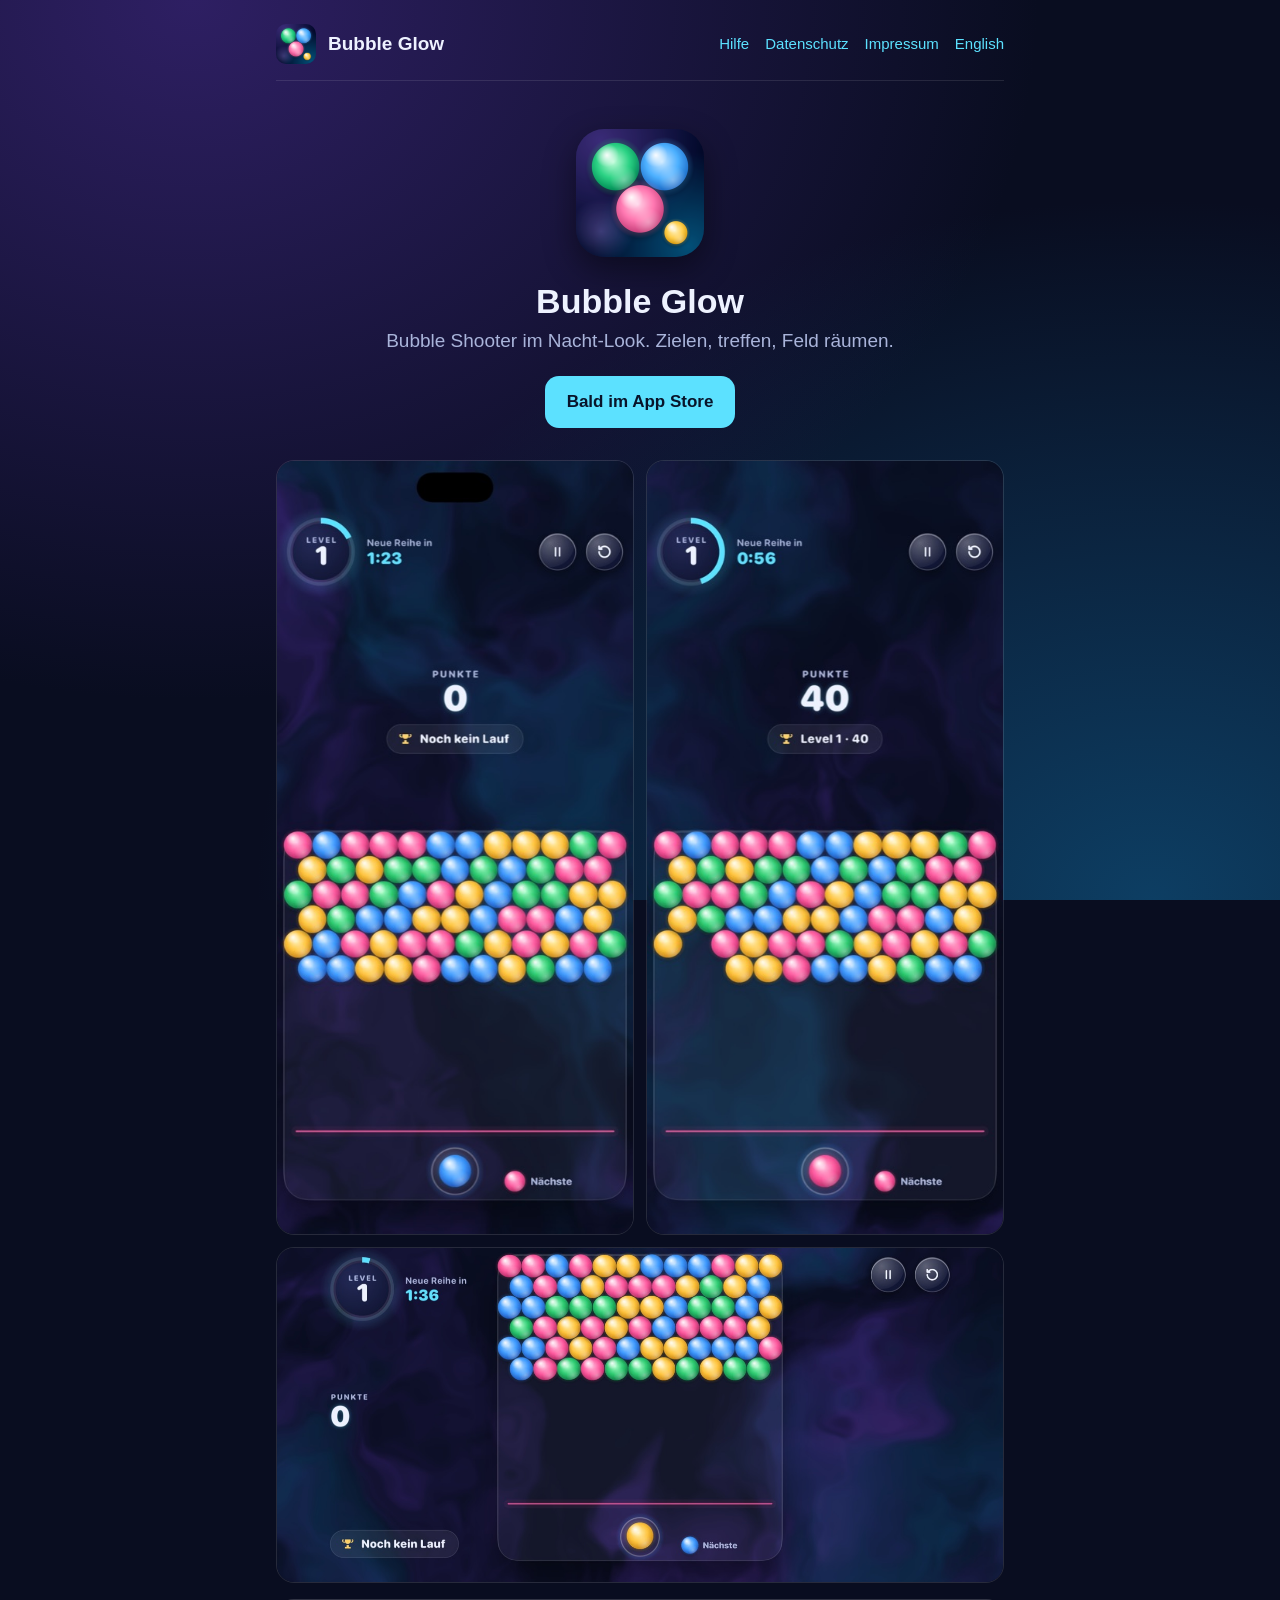
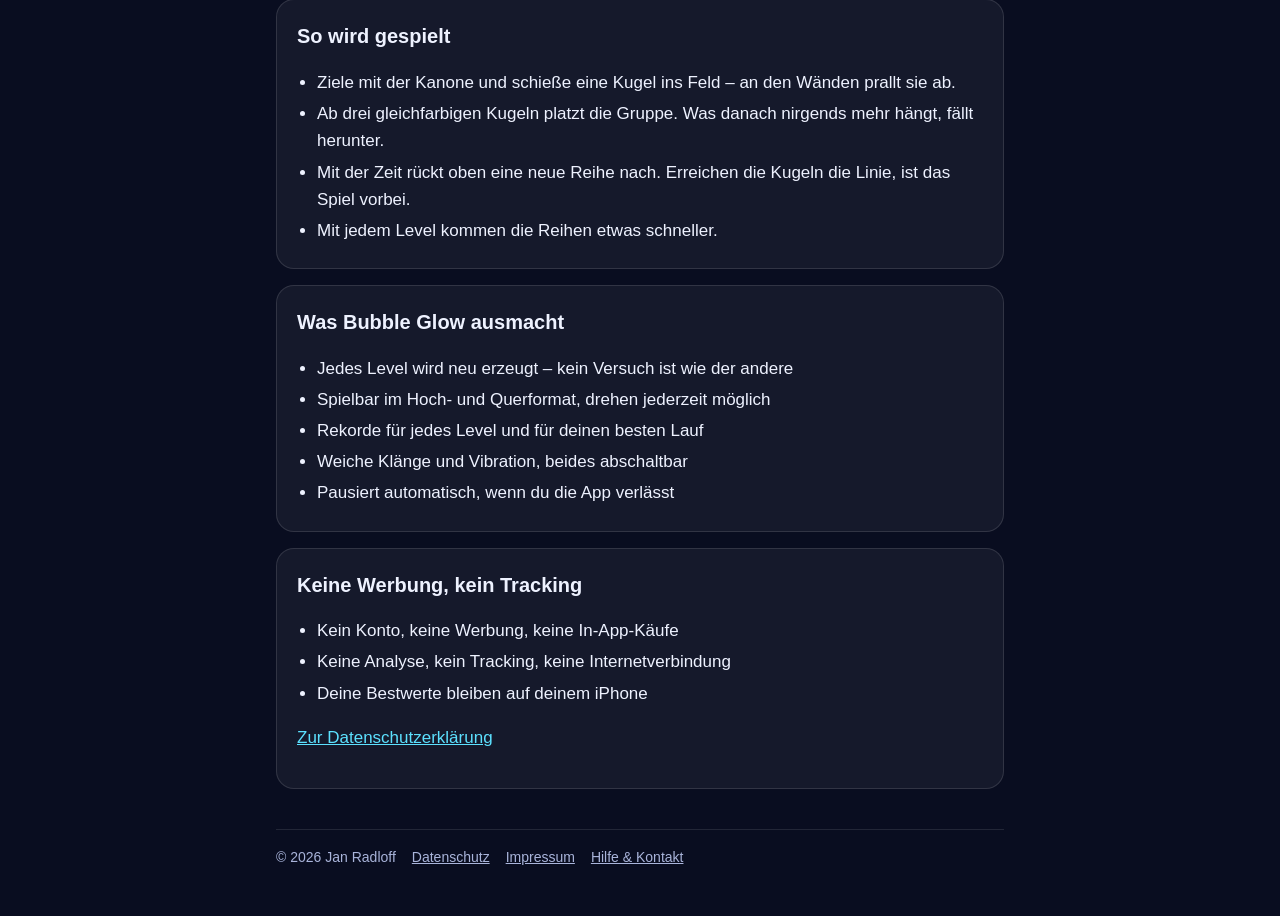
<file: index.html>
<!doctype html>
<html lang="de">
<head>
<meta charset="utf-8">
<meta name="viewport" content="width=device-width, initial-scale=1">
<title>Bubble Glow – Bubble Shooter</title>
<meta name="description" content="Bubble Glow ist ein Bubble Shooter für das iPhone in elegantem Nacht-Look: zielen, treffen, Feld räumen – ohne Werbung, ohne Tracking, ohne Datenerhebung.">
<meta name="theme-color" content="#090d20">
<link rel="icon" href="favicon.png">
<link rel="apple-touch-icon" href="apple-touch-icon.png">
<link rel="stylesheet" href="style.css">
<link rel="alternate" hreflang="de" href="https://the404avenger.github.io/Bubble-Glow-Bubble-Shooter/index.html">
<link rel="alternate" hreflang="en" href="https://the404avenger.github.io/Bubble-Glow-Bubble-Shooter/en/index.html">
</head>
<body>
<div class="wrap">
<header class="top">
  <a class="home" href="index.html"><img src="icon.png" alt="">Bubble Glow</a>
  <nav>
    <a href="support.html">Hilfe</a>
    <a href="datenschutz.html">Datenschutz</a>
    <a href="impressum.html">Impressum</a>
    <a href="en/index.html" lang="en" hreflang="en">English</a>
  </nav>
</header>
<main>
<section class="hero">
  <img src="icon.png" alt="App-Symbol von Bubble Glow: drei leuchtende Kugeln in Grün, Blau und Pink">
  <h1>Bubble Glow</h1>
  <p class="claim">Bubble Shooter im Nacht-Look. Zielen, treffen, Feld räumen.</p>
  <!-- Link zum App Store ergänzen, sobald die App veröffentlicht ist -->
  <a class="badge" href="#">Bald im App Store</a>
</section>

<div class="shots">
  <img src="img/01-hochformat-start.jpg" alt="Spielfeld im Hochformat mit sechs Reihen bunter Kugeln, Level-Anzeige und Kanone" loading="lazy">
  <img src="img/02-hochformat-spiel.jpg" alt="Laufendes Spiel im Hochformat mit 40 Punkten" loading="lazy">
  <img class="wide" src="img/03-querformat.jpg" alt="Spielfeld im Querformat, Anzeigen links und rechts neben dem Feld" loading="lazy">
</div>

<div class="card">
  <h2>So wird gespielt</h2>
  <ul class="points">
    <li>Ziele mit der Kanone und schieße eine Kugel ins Feld – an den Wänden prallt sie ab.</li>
    <li>Ab drei gleichfarbigen Kugeln platzt die Gruppe. Was danach nirgends mehr hängt, fällt herunter.</li>
    <li>Mit der Zeit rückt oben eine neue Reihe nach. Erreichen die Kugeln die Linie, ist das Spiel vorbei.</li>
    <li>Mit jedem Level kommen die Reihen etwas schneller.</li>
  </ul>
</div>

<div class="card">
  <h2>Was Bubble Glow ausmacht</h2>
  <ul class="points">
    <li>Jedes Level wird neu erzeugt – kein Versuch ist wie der andere</li>
    <li>Spielbar im Hoch- und Querformat, drehen jederzeit möglich</li>
    <li>Rekorde für jedes Level und für deinen besten Lauf</li>
    <li>Weiche Klänge und Vibration, beides abschaltbar</li>
    <li>Pausiert automatisch, wenn du die App verlässt</li>
  </ul>
</div>

<div class="card">
  <h2>Keine Werbung, kein Tracking</h2>
  <ul class="points">
    <li>Kein Konto, keine Werbung, keine In-App-Käufe</li>
    <li>Keine Analyse, kein Tracking, keine Internetverbindung</li>
    <li>Deine Bestwerte bleiben auf deinem iPhone</li>
  </ul>
  <p><a href="datenschutz.html">Zur Datenschutzerklärung</a></p>
</div>
</main>
<footer>
  <span>© 2026 Jan Radloff</span>
  <a href="datenschutz.html">Datenschutz</a>
  <a href="impressum.html">Impressum</a>
  <a href="support.html">Hilfe &amp; Kontakt</a>
</footer>
</div>
</body>
</html>
</file>
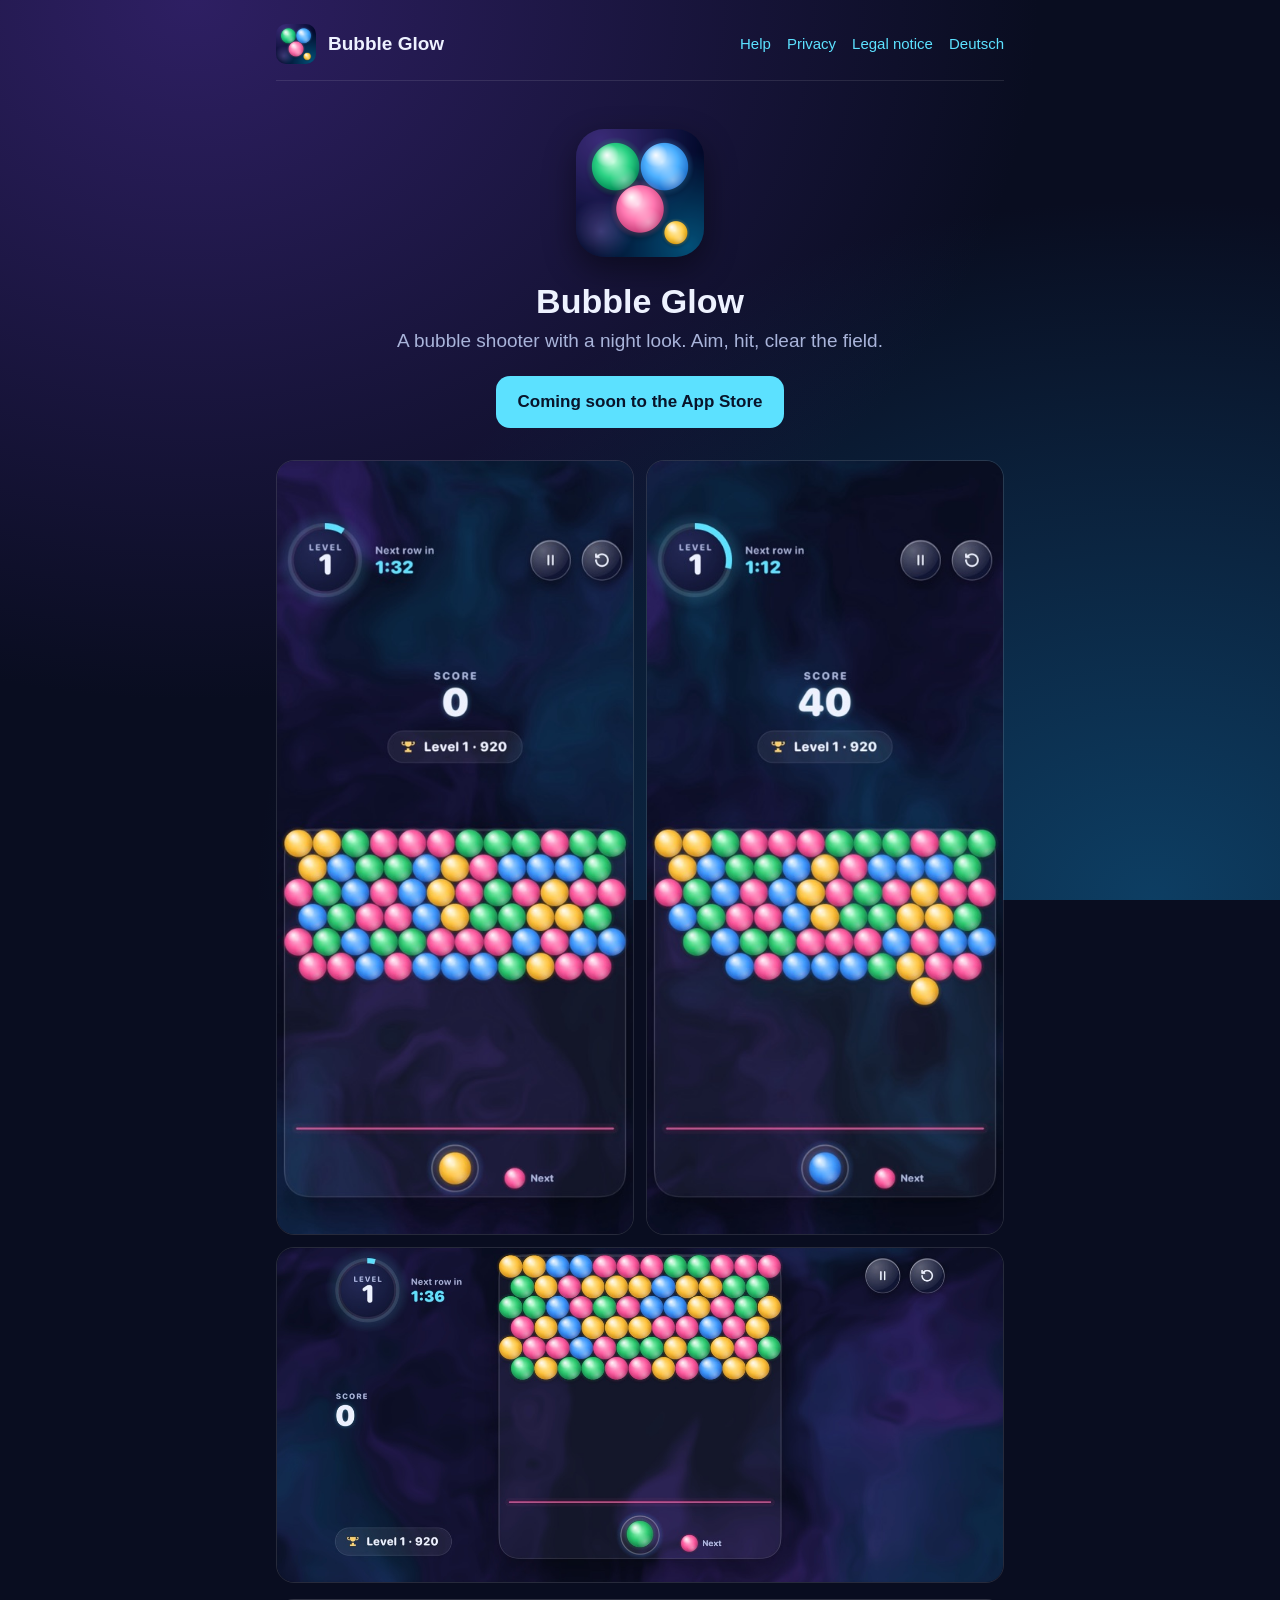
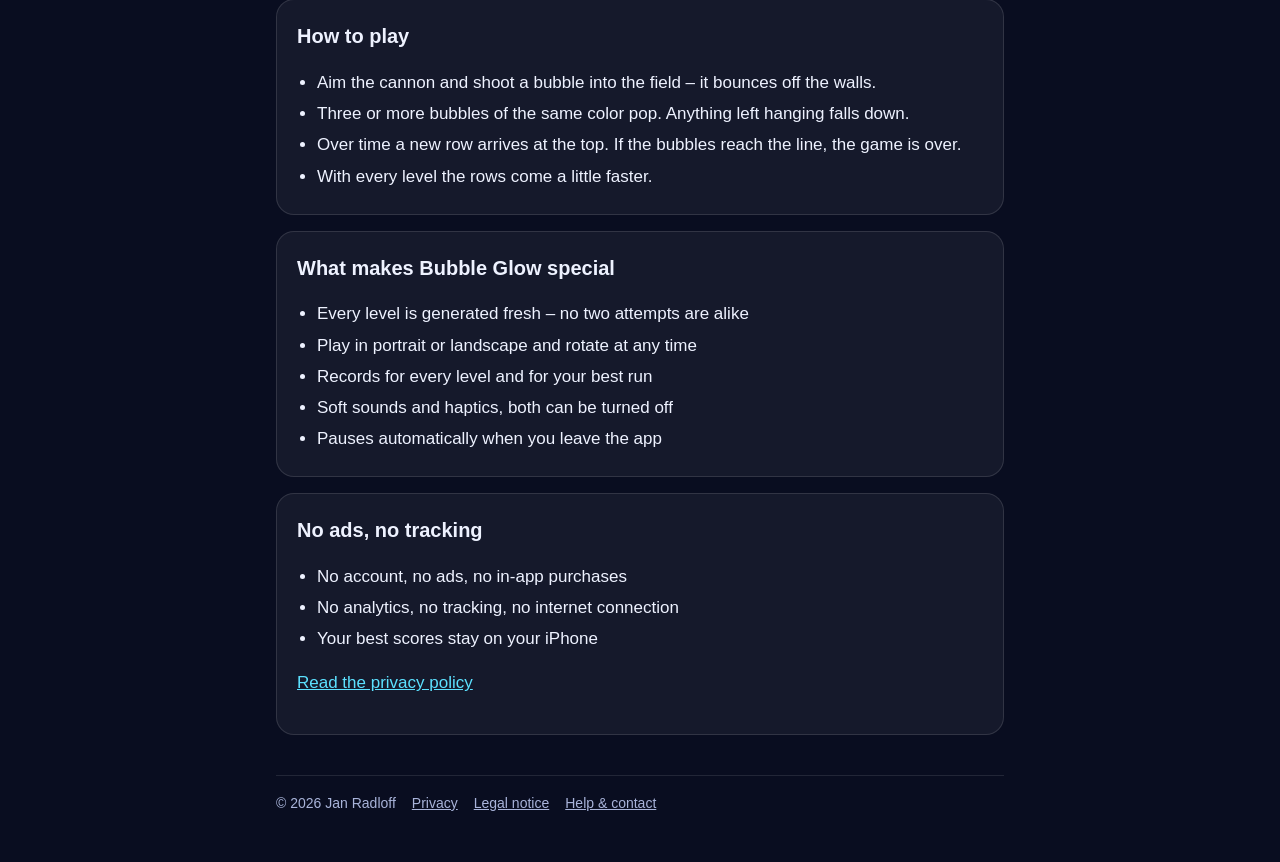
<file: en/index.html>
<!doctype html>
<html lang="en">
<head>
<meta charset="utf-8">
<meta name="viewport" content="width=device-width, initial-scale=1">
<title>Bubble Glow – Bubble Shooter</title>
<meta name="description" content="Bubble Glow is a bubble shooter for iPhone with an elegant night look: aim, hit, clear the field – no ads, no tracking, no data collection.">
<meta name="theme-color" content="#090d20">
<link rel="icon" href="../favicon.png">
<link rel="apple-touch-icon" href="../apple-touch-icon.png">
<link rel="stylesheet" href="../style.css">
<link rel="alternate" hreflang="de" href="https://the404avenger.github.io/Bubble-Glow-Bubble-Shooter/index.html">
<link rel="alternate" hreflang="en" href="https://the404avenger.github.io/Bubble-Glow-Bubble-Shooter/en/index.html">
</head>
<body>
<div class="wrap">
<header class="top">
  <a class="home" href="index.html"><img src="../icon.png" alt="">Bubble Glow</a>
  <nav>
    <a href="support.html">Help</a>
    <a href="privacy.html">Privacy</a>
    <a href="imprint.html">Legal notice</a>
    <a href="../index.html" lang="de" hreflang="de">Deutsch</a>
  </nav>
</header>
<main>
<section class="hero">
  <img src="../icon.png" alt="Bubble Glow app icon: three glowing bubbles in green, blue and pink">
  <h1>Bubble Glow</h1>
  <p class="claim">A bubble shooter with a night look. Aim, hit, clear the field.</p>
  <!-- Add the App Store link once the app is released -->
  <a class="badge" href="#">Coming soon to the App Store</a>
</section>

<div class="shots">
  <img src="../img/en/01-portrait-start.jpg" alt="Game field in portrait with six rows of colorful bubbles, level ring and cannon" loading="lazy">
  <img src="../img/en/02-portrait-game.jpg" alt="Game in progress in portrait with a score of 40" loading="lazy">
  <img class="wide" src="../img/en/03-landscape.jpg" alt="Game field in landscape with the displays to the left and right of the field" loading="lazy">
</div>

<div class="card">
  <h2>How to play</h2>
  <ul class="points">
    <li>Aim the cannon and shoot a bubble into the field – it bounces off the walls.</li>
    <li>Three or more bubbles of the same color pop. Anything left hanging falls down.</li>
    <li>Over time a new row arrives at the top. If the bubbles reach the line, the game is over.</li>
    <li>With every level the rows come a little faster.</li>
  </ul>
</div>

<div class="card">
  <h2>What makes Bubble Glow special</h2>
  <ul class="points">
    <li>Every level is generated fresh – no two attempts are alike</li>
    <li>Play in portrait or landscape and rotate at any time</li>
    <li>Records for every level and for your best run</li>
    <li>Soft sounds and haptics, both can be turned off</li>
    <li>Pauses automatically when you leave the app</li>
  </ul>
</div>

<div class="card">
  <h2>No ads, no tracking</h2>
  <ul class="points">
    <li>No account, no ads, no in-app purchases</li>
    <li>No analytics, no tracking, no internet connection</li>
    <li>Your best scores stay on your iPhone</li>
  </ul>
  <p><a href="privacy.html">Read the privacy policy</a></p>
</div>
</main>
<footer>
  <span>© 2026 Jan Radloff</span>
  <a href="privacy.html">Privacy</a>
  <a href="imprint.html">Legal notice</a>
  <a href="support.html">Help &amp; contact</a>
</footer>
</div>
</body>
</html>
</file>
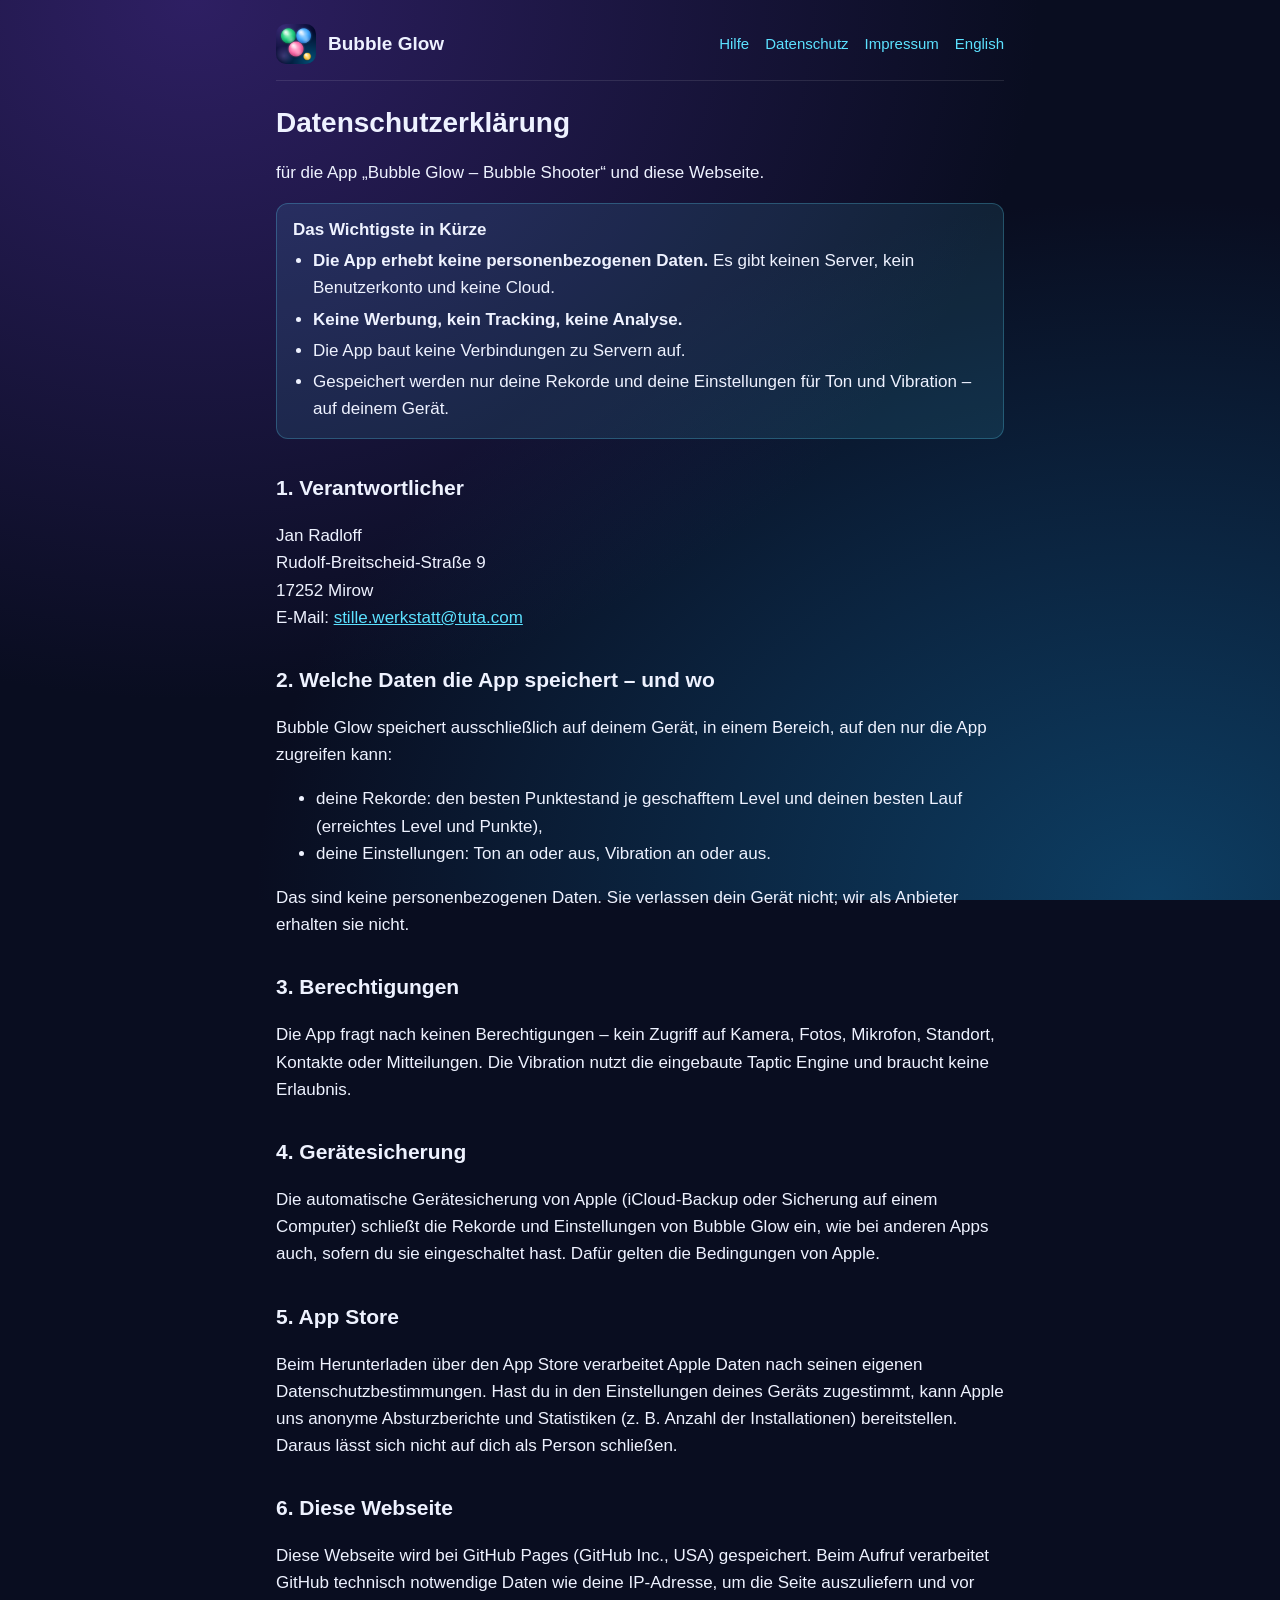
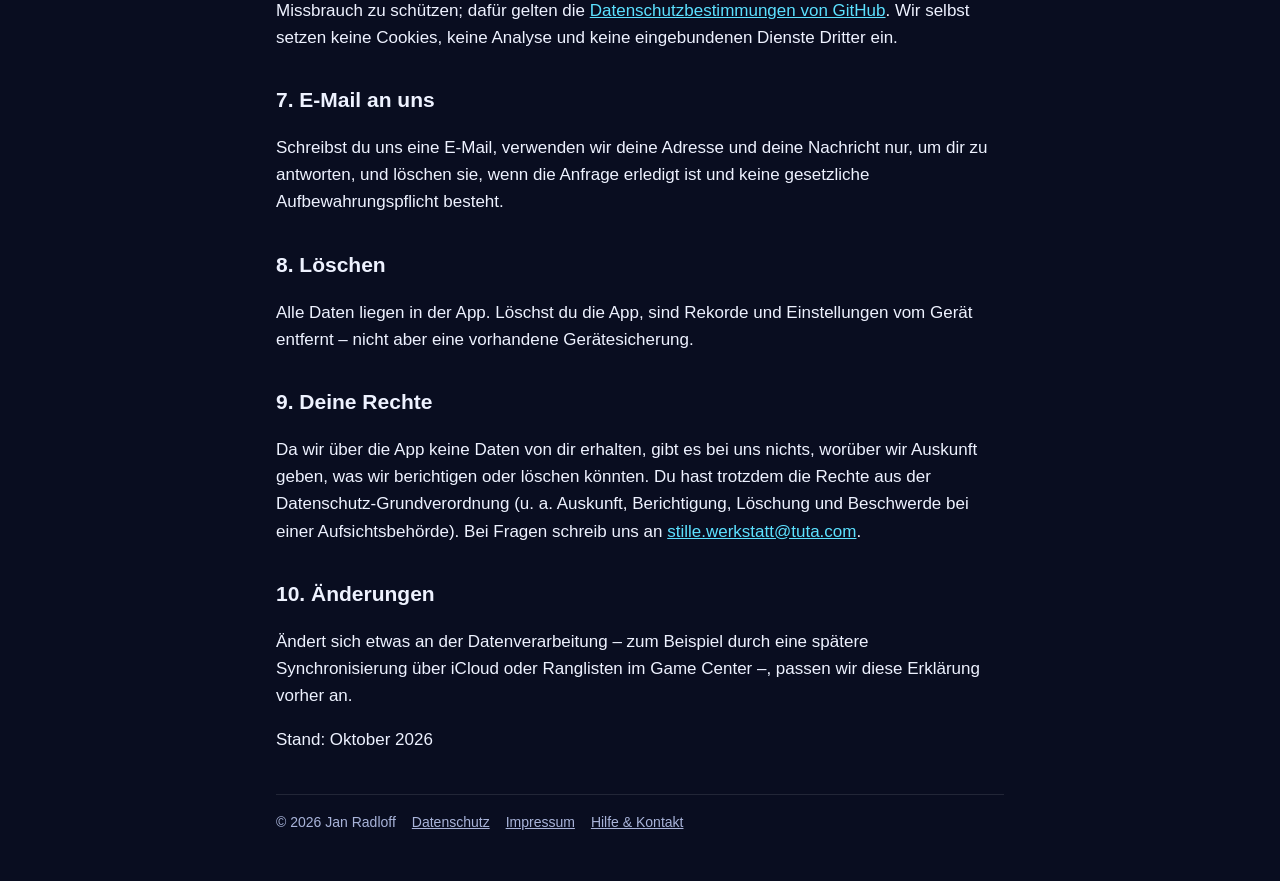
<file: datenschutz.html>
<!doctype html>
<html lang="de">
<head>
<meta charset="utf-8">
<meta name="viewport" content="width=device-width, initial-scale=1">
<title>Datenschutz – Bubble Glow</title>
<meta name="description" content="Datenschutzerklärung für die App „Bubble Glow – Bubble Shooter“ und diese Webseite.">
<meta name="theme-color" content="#090d20">
<link rel="icon" href="favicon.png">
<link rel="apple-touch-icon" href="apple-touch-icon.png">
<link rel="stylesheet" href="style.css">
<link rel="alternate" hreflang="de" href="https://the404avenger.github.io/Bubble-Glow-Bubble-Shooter/datenschutz.html">
<link rel="alternate" hreflang="en" href="https://the404avenger.github.io/Bubble-Glow-Bubble-Shooter/en/privacy.html">
</head>
<body>
<div class="wrap">
<header class="top">
  <a class="home" href="index.html"><img src="icon.png" alt="">Bubble Glow</a>
  <nav>
    <a href="support.html">Hilfe</a>
    <a href="datenschutz.html">Datenschutz</a>
    <a href="impressum.html">Impressum</a>
    <a href="en/privacy.html" lang="en" hreflang="en">English</a>
  </nav>
</header>
<main>
<h1>Datenschutzerklärung</h1>
<p>für die App „Bubble Glow – Bubble Shooter“ und diese Webseite.</p>

<div class="note">
<strong>Das Wichtigste in Kürze</strong>
<ul class="points">
  <li><strong>Die App erhebt keine personenbezogenen Daten.</strong> Es gibt keinen Server, kein Benutzerkonto und keine Cloud.</li>
  <li><strong>Keine Werbung, kein Tracking, keine Analyse.</strong></li>
  <li>Die App baut keine Verbindungen zu Servern auf.</li>
  <li>Gespeichert werden nur deine Rekorde und deine Einstellungen für Ton und Vibration – auf deinem Gerät.</li>
</ul>
</div>

<h2>1. Verantwortlicher</h2>
<p>Jan Radloff<br>Rudolf-Breitscheid-Straße 9<br>17252 Mirow<br>E-Mail: <a href="mailto:stille.werkstatt@tuta.com">stille.werkstatt@tuta.com</a></p>

<h2>2. Welche Daten die App speichert – und wo</h2>
<p>Bubble Glow speichert ausschließlich auf deinem Gerät, in einem Bereich, auf den nur die App zugreifen kann:</p>
<ul>
  <li>deine Rekorde: den besten Punktestand je geschafftem Level und deinen besten Lauf (erreichtes Level und Punkte),</li>
  <li>deine Einstellungen: Ton an oder aus, Vibration an oder aus.</li>
</ul>
<p>Das sind keine personenbezogenen Daten. Sie verlassen dein Gerät nicht; wir als Anbieter erhalten sie nicht.</p>

<h2>3. Berechtigungen</h2>
<p>Die App fragt nach keinen Berechtigungen – kein Zugriff auf Kamera, Fotos, Mikrofon, Standort, Kontakte oder Mitteilungen. Die Vibration nutzt die eingebaute Taptic Engine und braucht keine Erlaubnis.</p>

<h2>4. Gerätesicherung</h2>
<p>Die automatische Gerätesicherung von Apple (iCloud-Backup oder Sicherung auf einem Computer) schließt die Rekorde und Einstellungen von Bubble Glow ein, wie bei anderen Apps auch, sofern du sie eingeschaltet hast. Dafür gelten die Bedingungen von Apple.</p>

<h2>5. App Store</h2>
<p>Beim Herunterladen über den App Store verarbeitet Apple Daten nach seinen eigenen Datenschutzbestimmungen. Hast du in den Einstellungen deines Geräts zugestimmt, kann Apple uns anonyme Absturzberichte und Statistiken (z. B. Anzahl der Installationen) bereitstellen. Daraus lässt sich nicht auf dich als Person schließen.</p>

<h2>6. Diese Webseite</h2>
<p>Diese Webseite wird bei GitHub Pages (GitHub Inc., USA) gespeichert. Beim Aufruf verarbeitet GitHub technisch notwendige Daten wie deine IP-Adresse, um die Seite auszuliefern und vor Missbrauch zu schützen; dafür gelten die <a href="https://docs.github.com/de/site-policy/privacy-policies/github-general-privacy-statement">Datenschutzbestimmungen von GitHub</a>. Wir selbst setzen keine Cookies, keine Analyse und keine eingebundenen Dienste Dritter ein.</p>

<h2>7. E-Mail an uns</h2>
<p>Schreibst du uns eine E-Mail, verwenden wir deine Adresse und deine Nachricht nur, um dir zu antworten, und löschen sie, wenn die Anfrage erledigt ist und keine gesetzliche Aufbewahrungspflicht besteht.</p>

<h2>8. Löschen</h2>
<p>Alle Daten liegen in der App. Löschst du die App, sind Rekorde und Einstellungen vom Gerät entfernt – nicht aber eine vorhandene Gerätesicherung.</p>

<h2>9. Deine Rechte</h2>
<p>Da wir über die App keine Daten von dir erhalten, gibt es bei uns nichts, worüber wir Auskunft geben, was wir berichtigen oder löschen könnten. Du hast trotzdem die Rechte aus der Datenschutz-Grundverordnung (u. a. Auskunft, Berichtigung, Löschung und Beschwerde bei einer Aufsichtsbehörde). Bei Fragen schreib uns an <a href="mailto:stille.werkstatt@tuta.com">stille.werkstatt@tuta.com</a>.</p>

<h2>10. Änderungen</h2>
<p>Ändert sich etwas an der Datenverarbeitung – zum Beispiel durch eine spätere Synchronisierung über iCloud oder Ranglisten im Game Center –, passen wir diese Erklärung vorher an.</p>
<p>Stand: Oktober 2026</p>
</main>
<footer>
  <span>© 2026 Jan Radloff</span>
  <a href="datenschutz.html">Datenschutz</a>
  <a href="impressum.html">Impressum</a>
  <a href="support.html">Hilfe &amp; Kontakt</a>
</footer>
</div>
</body>
</html>
</file>
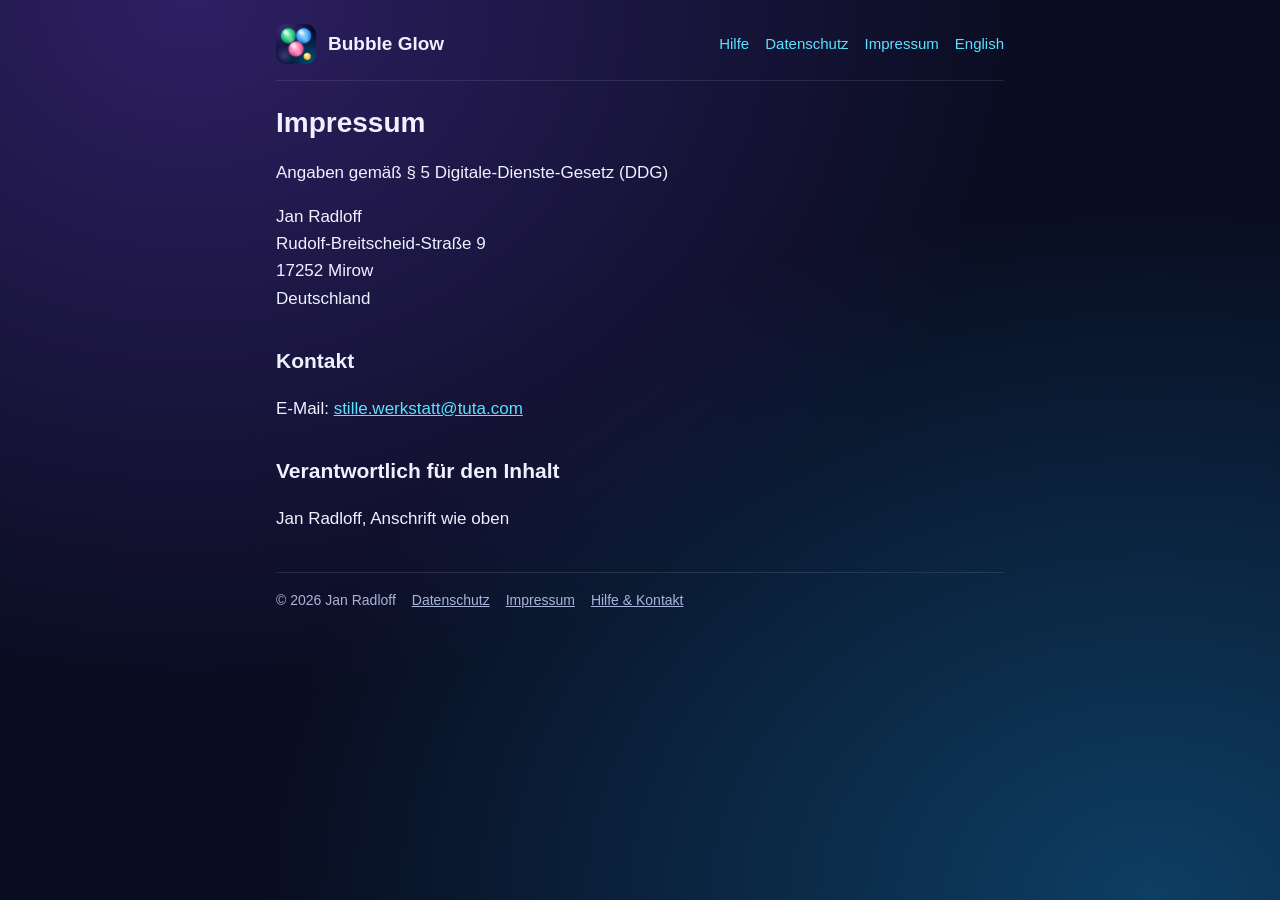
<file: impressum.html>
<!doctype html>
<html lang="de">
<head>
<meta charset="utf-8">
<meta name="viewport" content="width=device-width, initial-scale=1">
<title>Impressum – Bubble Glow</title>
<meta name="description" content="Impressum von Bubble Glow – Bubble Shooter.">
<meta name="theme-color" content="#090d20">
<link rel="icon" href="favicon.png">
<link rel="apple-touch-icon" href="apple-touch-icon.png">
<link rel="stylesheet" href="style.css">
<link rel="alternate" hreflang="de" href="https://the404avenger.github.io/Bubble-Glow-Bubble-Shooter/impressum.html">
<link rel="alternate" hreflang="en" href="https://the404avenger.github.io/Bubble-Glow-Bubble-Shooter/en/imprint.html">
</head>
<body>
<div class="wrap">
<header class="top">
  <a class="home" href="index.html"><img src="icon.png" alt="">Bubble Glow</a>
  <nav>
    <a href="support.html">Hilfe</a>
    <a href="datenschutz.html">Datenschutz</a>
    <a href="impressum.html">Impressum</a>
    <a href="en/imprint.html" lang="en" hreflang="en">English</a>
  </nav>
</header>
<main>
<h1>Impressum</h1>
<p>Angaben gemäß § 5 Digitale-Dienste-Gesetz (DDG)</p>
<p>Jan Radloff<br>Rudolf-Breitscheid-Straße 9<br>17252 Mirow<br>Deutschland</p>
<h2>Kontakt</h2>
<p>E-Mail: <a href="mailto:stille.werkstatt@tuta.com">stille.werkstatt@tuta.com</a></p>
<h2>Verantwortlich für den Inhalt</h2>
<p>Jan Radloff, Anschrift wie oben</p>
</main>
<footer>
  <span>© 2026 Jan Radloff</span>
  <a href="datenschutz.html">Datenschutz</a>
  <a href="impressum.html">Impressum</a>
  <a href="support.html">Hilfe &amp; Kontakt</a>
</footer>
</div>
</body>
</html>
</file>
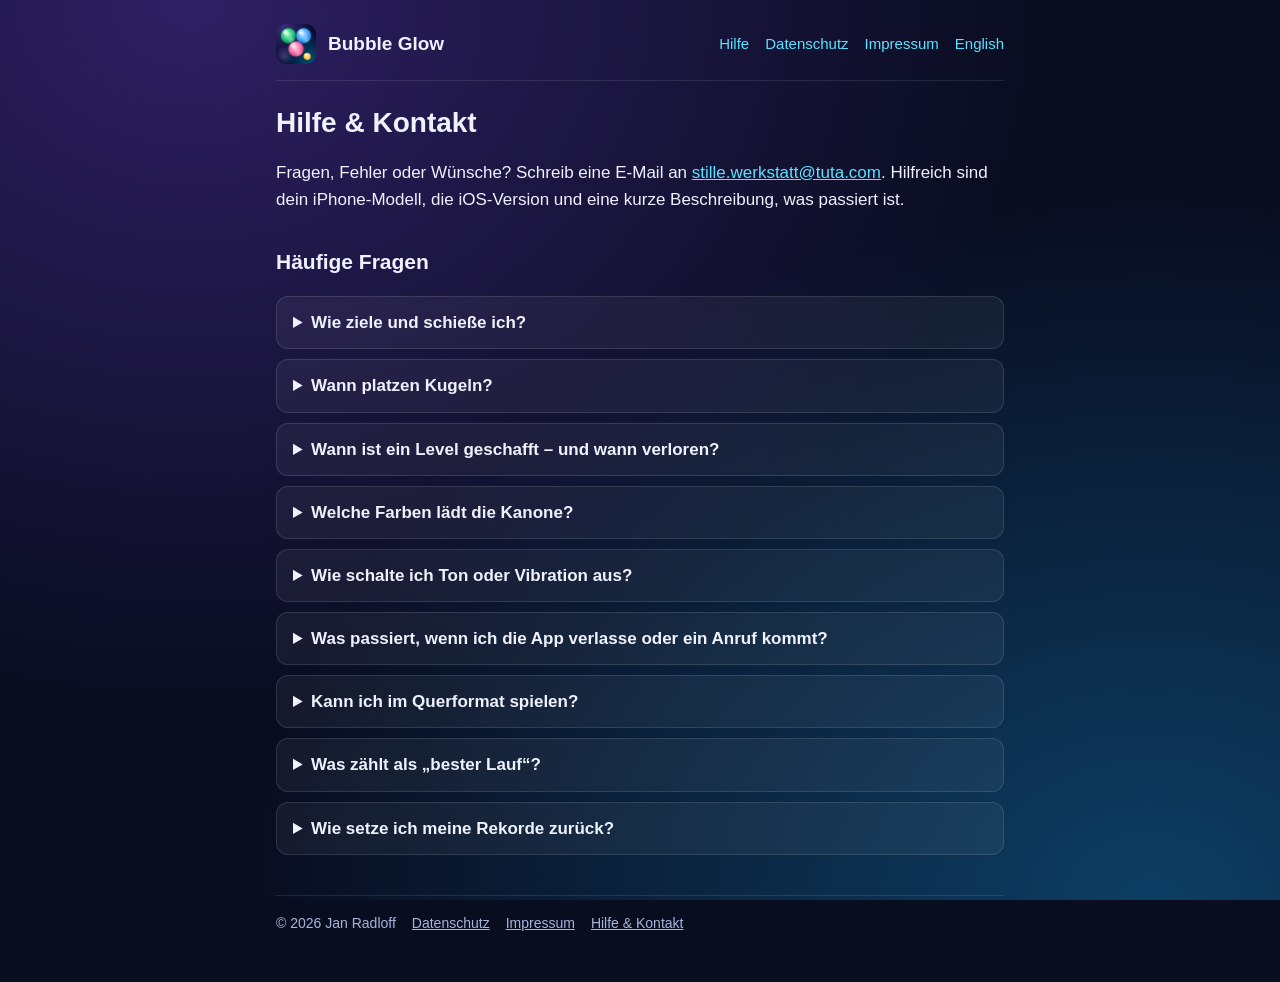
<file: support.html>
<!doctype html>
<html lang="de">
<head>
<meta charset="utf-8">
<meta name="viewport" content="width=device-width, initial-scale=1">
<title>Hilfe – Bubble Glow</title>
<meta name="description" content="Hilfe und Kontakt zu Bubble Glow – Bubble Shooter.">
<meta name="theme-color" content="#090d20">
<link rel="icon" href="favicon.png">
<link rel="apple-touch-icon" href="apple-touch-icon.png">
<link rel="stylesheet" href="style.css">
<link rel="alternate" hreflang="de" href="https://the404avenger.github.io/Bubble-Glow-Bubble-Shooter/support.html">
<link rel="alternate" hreflang="en" href="https://the404avenger.github.io/Bubble-Glow-Bubble-Shooter/en/support.html">
</head>
<body>
<div class="wrap">
<header class="top">
  <a class="home" href="index.html"><img src="icon.png" alt="">Bubble Glow</a>
  <nav>
    <a href="support.html">Hilfe</a>
    <a href="datenschutz.html">Datenschutz</a>
    <a href="impressum.html">Impressum</a>
    <a href="en/support.html" lang="en" hreflang="en">English</a>
  </nav>
</header>
<main>
<h1>Hilfe &amp; Kontakt</h1>
<p>Fragen, Fehler oder Wünsche? Schreib eine E-Mail an <a href="mailto:stille.werkstatt@tuta.com?subject=Bubble%20Glow">stille.werkstatt@tuta.com</a>. Hilfreich sind dein iPhone-Modell, die iOS-Version und eine kurze Beschreibung, was passiert ist.</p>

<h2>Häufige Fragen</h2>
<details><summary>Wie ziele und schieße ich?</summary>
<p>Tippe auf das Spielfeld oder zieh den Finger darüber – die gepunktete Linie zeigt, wohin die Kugel fliegt, auch mit Abprallen an den Wänden. Lässt du los, wird geschossen.</p></details>

<details><summary>Wann platzen Kugeln?</summary>
<p>Sobald mindestens drei gleichfarbige Kugeln zusammenhängen. Kugeln, die danach nicht mehr mit der Decke verbunden sind, fallen herunter und bringen Extrapunkte.</p></details>

<details><summary>Wann ist ein Level geschafft – und wann verloren?</summary>
<p>Geschafft ist es, wenn das Feld leer ist. Verloren hast du, wenn eine Kugel die pinke Linie erreicht. Der Ring um die Level-Zahl zeigt, wann die nächste Reihe nachrückt.</p></details>

<details><summary>Welche Farben lädt die Kanone?</summary>
<p>Nur Farben, die noch im Feld liegen. Rechts neben der Kanone siehst du die nächste Kugel.</p></details>

<details><summary>Wie schalte ich Ton oder Vibration aus?</summary>
<p>Tippe auf die Pause-Taste. In der Pause-Karte kannst du „Ton“ und „Vibration“ einzeln an- und ausschalten. Steht dein iPhone auf lautlos, ist das Spiel ebenfalls stumm.</p></details>

<details><summary>Was passiert, wenn ich die App verlasse oder ein Anruf kommt?</summary>
<p>Das Spiel pausiert automatisch. Wenn du zurückkommst, tippst du einfach zum Weiterspielen.</p></details>

<details><summary>Kann ich im Querformat spielen?</summary>
<p>Ja, beides geht und du kannst jederzeit drehen – auch mitten im Level. Das Spielfeld ist in beiden Ausrichtungen gleich groß, nur die Anzeigen ordnen sich anders an.</p></details>

<details><summary>Was zählt als „bester Lauf“?</summary>
<p>Ein Lauf beginnt in Level 1 und endet mit „Game Over“. Besser ist, wer weiter kommt; bei gleichem Level entscheiden die Punkte. Zusätzlich merkt sich das Spiel den besten Punktestand für jedes geschaffte Level.</p></details>

<details><summary>Wie setze ich meine Rekorde zurück?</summary>
<p>Rekorde und Einstellungen liegen nur auf deinem iPhone. Wenn du die App löschst und neu lädst, beginnst du wieder bei null.</p></details>
</main>
<footer>
  <span>© 2026 Jan Radloff</span>
  <a href="datenschutz.html">Datenschutz</a>
  <a href="impressum.html">Impressum</a>
  <a href="support.html">Hilfe &amp; Kontakt</a>
</footer>
</div>
</body>
</html>
</file>
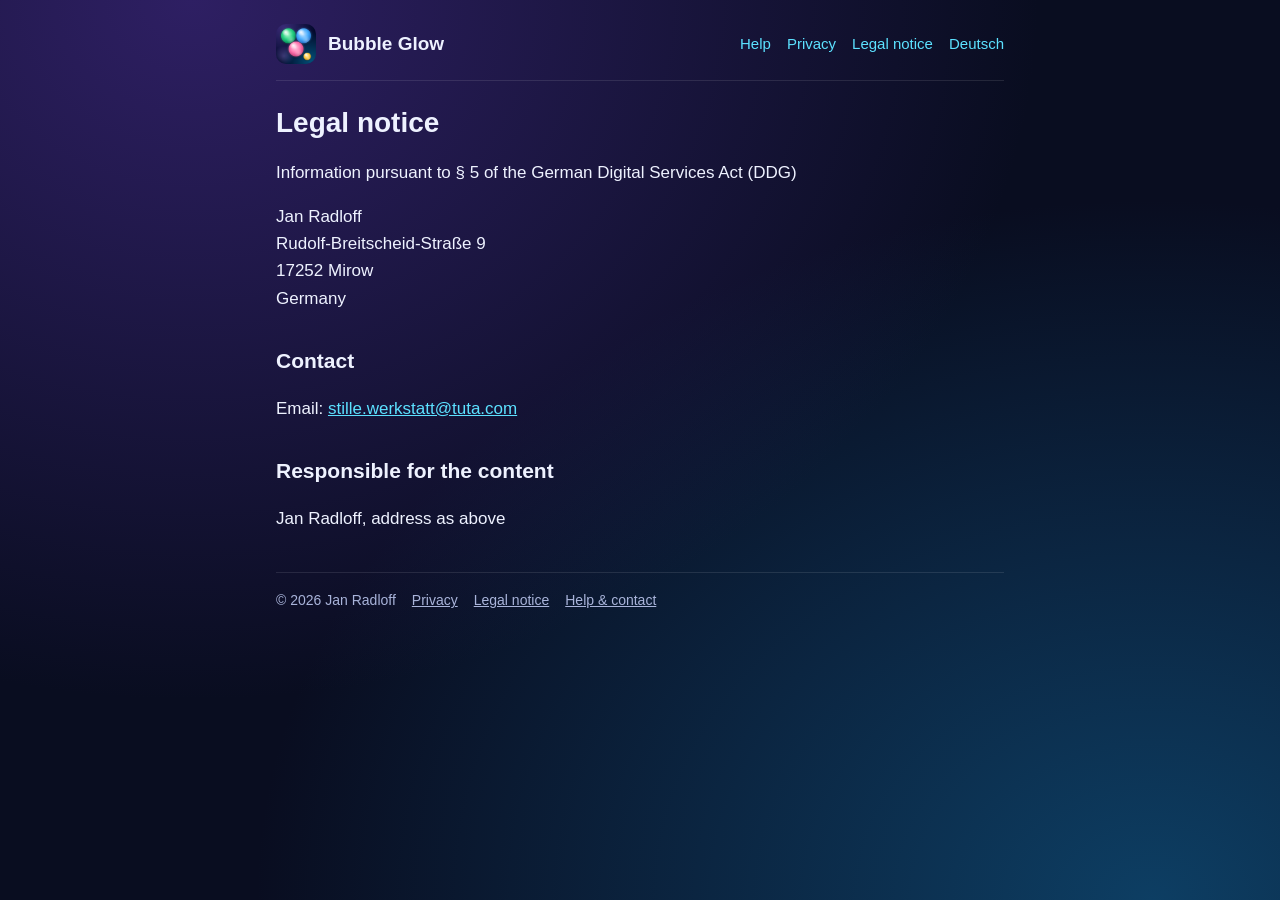
<file: en/imprint.html>
<!doctype html>
<html lang="en">
<head>
<meta charset="utf-8">
<meta name="viewport" content="width=device-width, initial-scale=1">
<title>Legal notice – Bubble Glow</title>
<meta name="description" content="Legal notice for Bubble Glow – Bubble Shooter.">
<meta name="theme-color" content="#090d20">
<link rel="icon" href="../favicon.png">
<link rel="apple-touch-icon" href="../apple-touch-icon.png">
<link rel="stylesheet" href="../style.css">
<link rel="alternate" hreflang="de" href="https://the404avenger.github.io/Bubble-Glow-Bubble-Shooter/impressum.html">
<link rel="alternate" hreflang="en" href="https://the404avenger.github.io/Bubble-Glow-Bubble-Shooter/en/imprint.html">
</head>
<body>
<div class="wrap">
<header class="top">
  <a class="home" href="index.html"><img src="../icon.png" alt="">Bubble Glow</a>
  <nav>
    <a href="support.html">Help</a>
    <a href="privacy.html">Privacy</a>
    <a href="imprint.html">Legal notice</a>
    <a href="../impressum.html" lang="de" hreflang="de">Deutsch</a>
  </nav>
</header>
<main>
<h1>Legal notice</h1>
<p>Information pursuant to § 5 of the German Digital Services Act (DDG)</p>
<p>Jan Radloff<br>Rudolf-Breitscheid-Straße 9<br>17252 Mirow<br>Germany</p>
<h2>Contact</h2>
<p>Email: <a href="mailto:stille.werkstatt@tuta.com">stille.werkstatt@tuta.com</a></p>
<h2>Responsible for the content</h2>
<p>Jan Radloff, address as above</p>
</main>
<footer>
  <span>© 2026 Jan Radloff</span>
  <a href="privacy.html">Privacy</a>
  <a href="imprint.html">Legal notice</a>
  <a href="support.html">Help &amp; contact</a>
</footer>
</div>
</body>
</html>
</file>
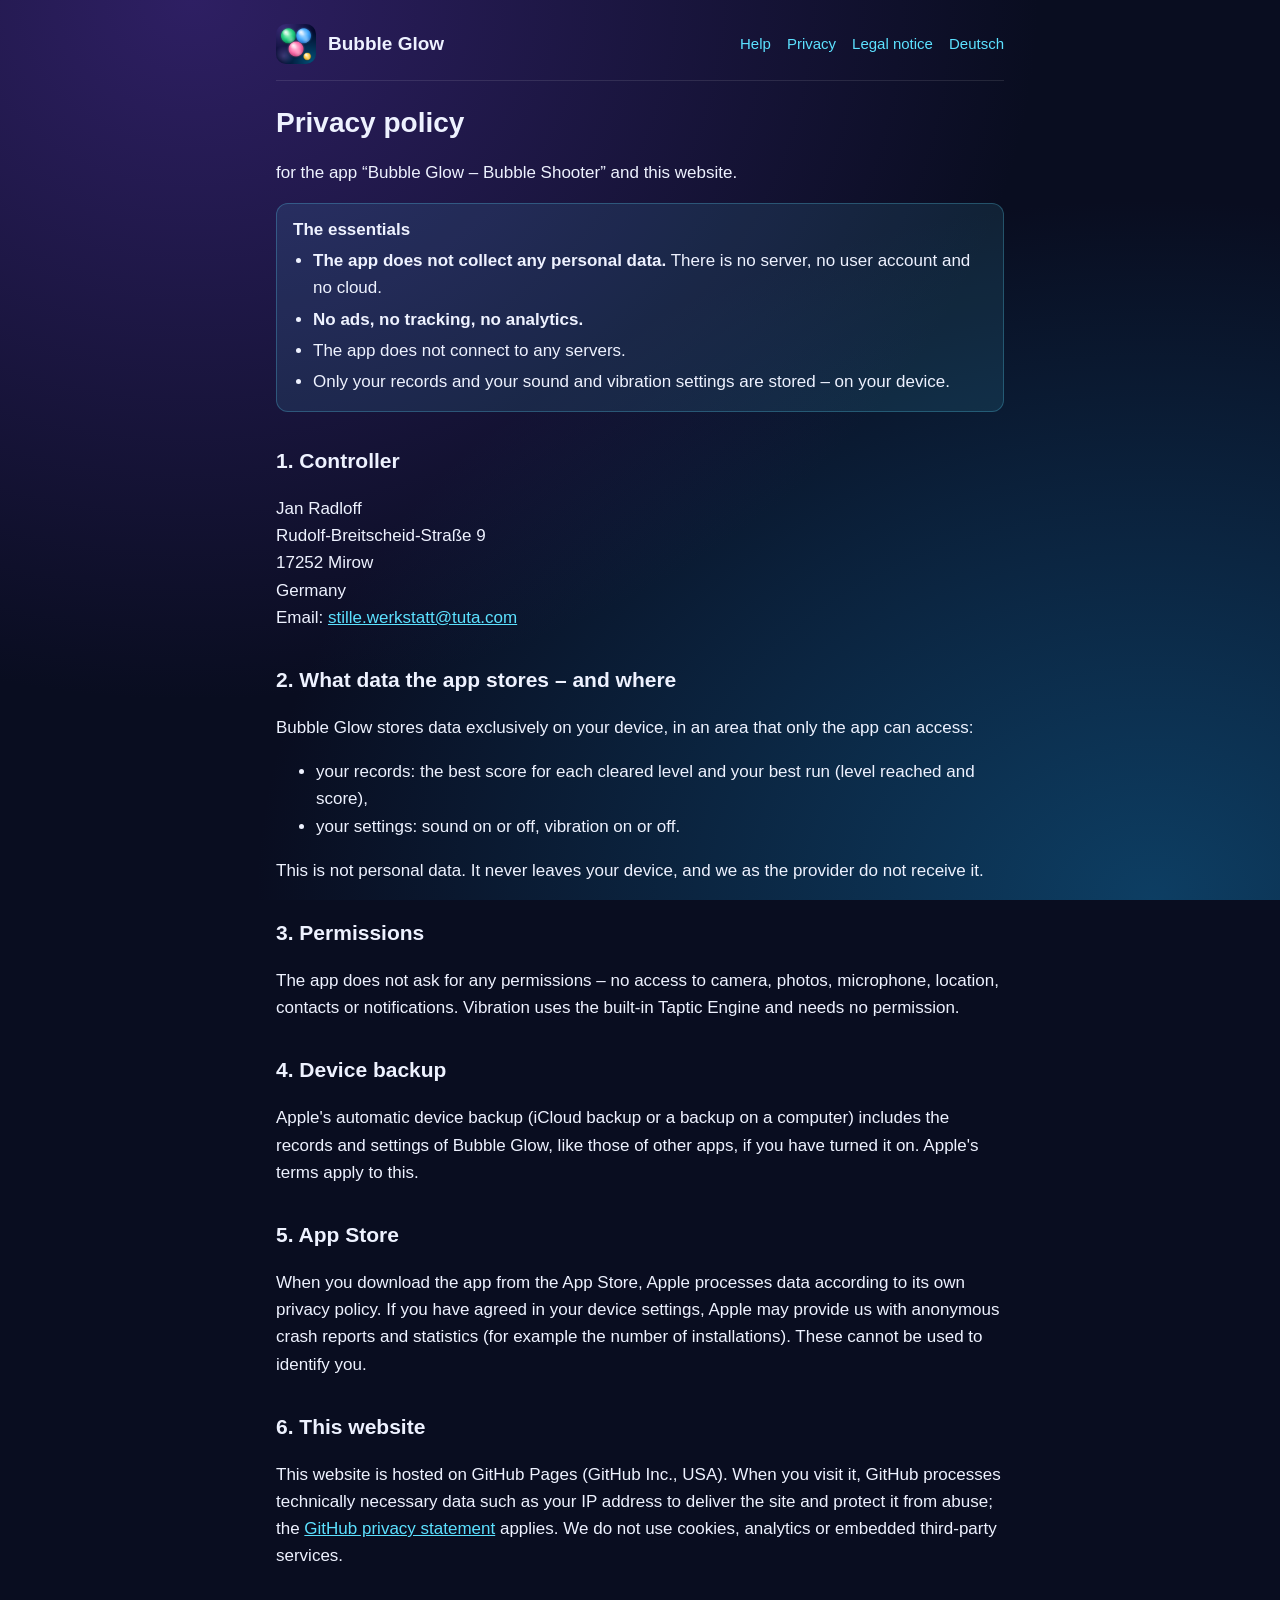
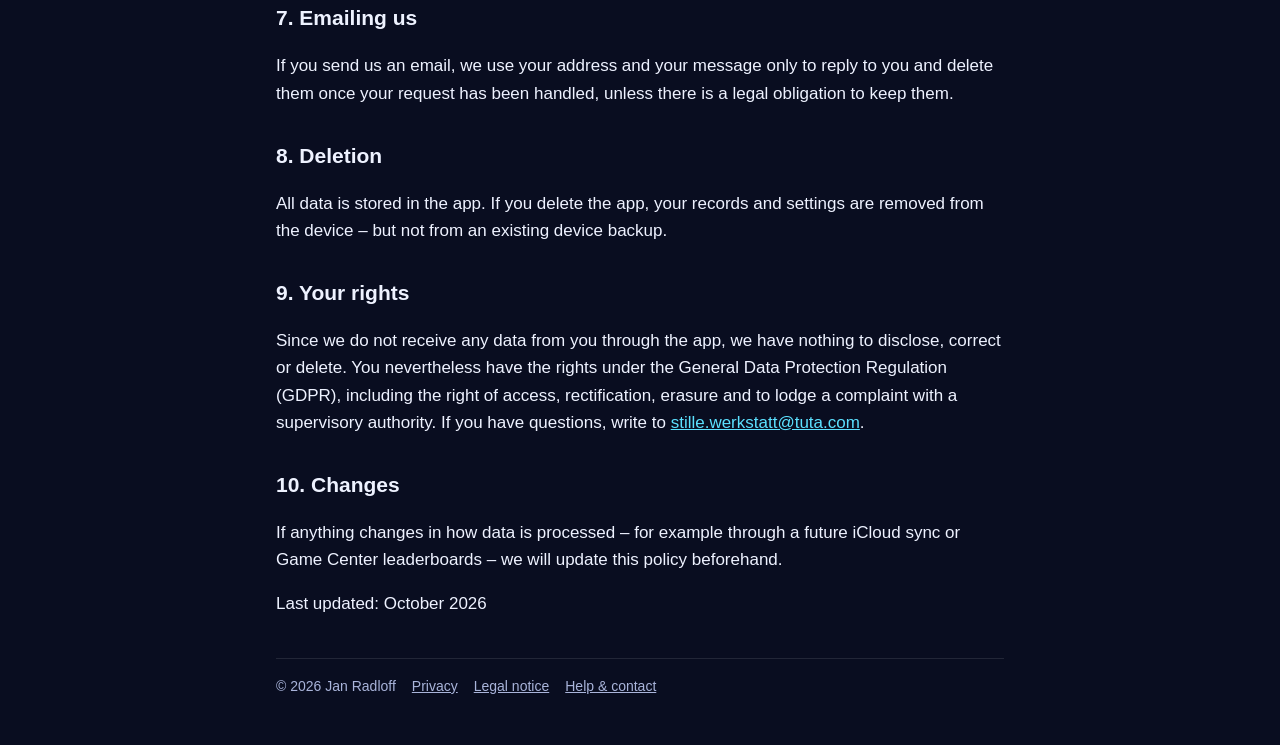
<file: en/privacy.html>
<!doctype html>
<html lang="en">
<head>
<meta charset="utf-8">
<meta name="viewport" content="width=device-width, initial-scale=1">
<title>Privacy – Bubble Glow</title>
<meta name="description" content="Privacy policy for the app “Bubble Glow – Bubble Shooter” and this website.">
<meta name="theme-color" content="#090d20">
<link rel="icon" href="../favicon.png">
<link rel="apple-touch-icon" href="../apple-touch-icon.png">
<link rel="stylesheet" href="../style.css">
<link rel="alternate" hreflang="de" href="https://the404avenger.github.io/Bubble-Glow-Bubble-Shooter/datenschutz.html">
<link rel="alternate" hreflang="en" href="https://the404avenger.github.io/Bubble-Glow-Bubble-Shooter/en/privacy.html">
</head>
<body>
<div class="wrap">
<header class="top">
  <a class="home" href="index.html"><img src="../icon.png" alt="">Bubble Glow</a>
  <nav>
    <a href="support.html">Help</a>
    <a href="privacy.html">Privacy</a>
    <a href="imprint.html">Legal notice</a>
    <a href="../datenschutz.html" lang="de" hreflang="de">Deutsch</a>
  </nav>
</header>
<main>
<h1>Privacy policy</h1>
<p>for the app “Bubble Glow – Bubble Shooter” and this website.</p>

<div class="note">
<strong>The essentials</strong>
<ul class="points">
  <li><strong>The app does not collect any personal data.</strong> There is no server, no user account and no cloud.</li>
  <li><strong>No ads, no tracking, no analytics.</strong></li>
  <li>The app does not connect to any servers.</li>
  <li>Only your records and your sound and vibration settings are stored – on your device.</li>
</ul>
</div>

<h2>1. Controller</h2>
<p>Jan Radloff<br>Rudolf-Breitscheid-Straße 9<br>17252 Mirow<br>Germany<br>Email: <a href="mailto:stille.werkstatt@tuta.com">stille.werkstatt@tuta.com</a></p>

<h2>2. What data the app stores – and where</h2>
<p>Bubble Glow stores data exclusively on your device, in an area that only the app can access:</p>
<ul>
  <li>your records: the best score for each cleared level and your best run (level reached and score),</li>
  <li>your settings: sound on or off, vibration on or off.</li>
</ul>
<p>This is not personal data. It never leaves your device, and we as the provider do not receive it.</p>

<h2>3. Permissions</h2>
<p>The app does not ask for any permissions – no access to camera, photos, microphone, location, contacts or notifications. Vibration uses the built-in Taptic Engine and needs no permission.</p>

<h2>4. Device backup</h2>
<p>Apple's automatic device backup (iCloud backup or a backup on a computer) includes the records and settings of Bubble Glow, like those of other apps, if you have turned it on. Apple's terms apply to this.</p>

<h2>5. App Store</h2>
<p>When you download the app from the App Store, Apple processes data according to its own privacy policy. If you have agreed in your device settings, Apple may provide us with anonymous crash reports and statistics (for example the number of installations). These cannot be used to identify you.</p>

<h2>6. This website</h2>
<p>This website is hosted on GitHub Pages (GitHub Inc., USA). When you visit it, GitHub processes technically necessary data such as your IP address to deliver the site and protect it from abuse; the <a href="https://docs.github.com/en/site-policy/privacy-policies/github-general-privacy-statement">GitHub privacy statement</a> applies. We do not use cookies, analytics or embedded third-party services.</p>

<h2>7. Emailing us</h2>
<p>If you send us an email, we use your address and your message only to reply to you and delete them once your request has been handled, unless there is a legal obligation to keep them.</p>

<h2>8. Deletion</h2>
<p>All data is stored in the app. If you delete the app, your records and settings are removed from the device – but not from an existing device backup.</p>

<h2>9. Your rights</h2>
<p>Since we do not receive any data from you through the app, we have nothing to disclose, correct or delete. You nevertheless have the rights under the General Data Protection Regulation (GDPR), including the right of access, rectification, erasure and to lodge a complaint with a supervisory authority. If you have questions, write to <a href="mailto:stille.werkstatt@tuta.com">stille.werkstatt@tuta.com</a>.</p>

<h2>10. Changes</h2>
<p>If anything changes in how data is processed – for example through a future iCloud sync or Game Center leaderboards – we will update this policy beforehand.</p>
<p>Last updated: October 2026</p>
</main>
<footer>
  <span>© 2026 Jan Radloff</span>
  <a href="privacy.html">Privacy</a>
  <a href="imprint.html">Legal notice</a>
  <a href="support.html">Help &amp; contact</a>
</footer>
</div>
</body>
</html>
</file>
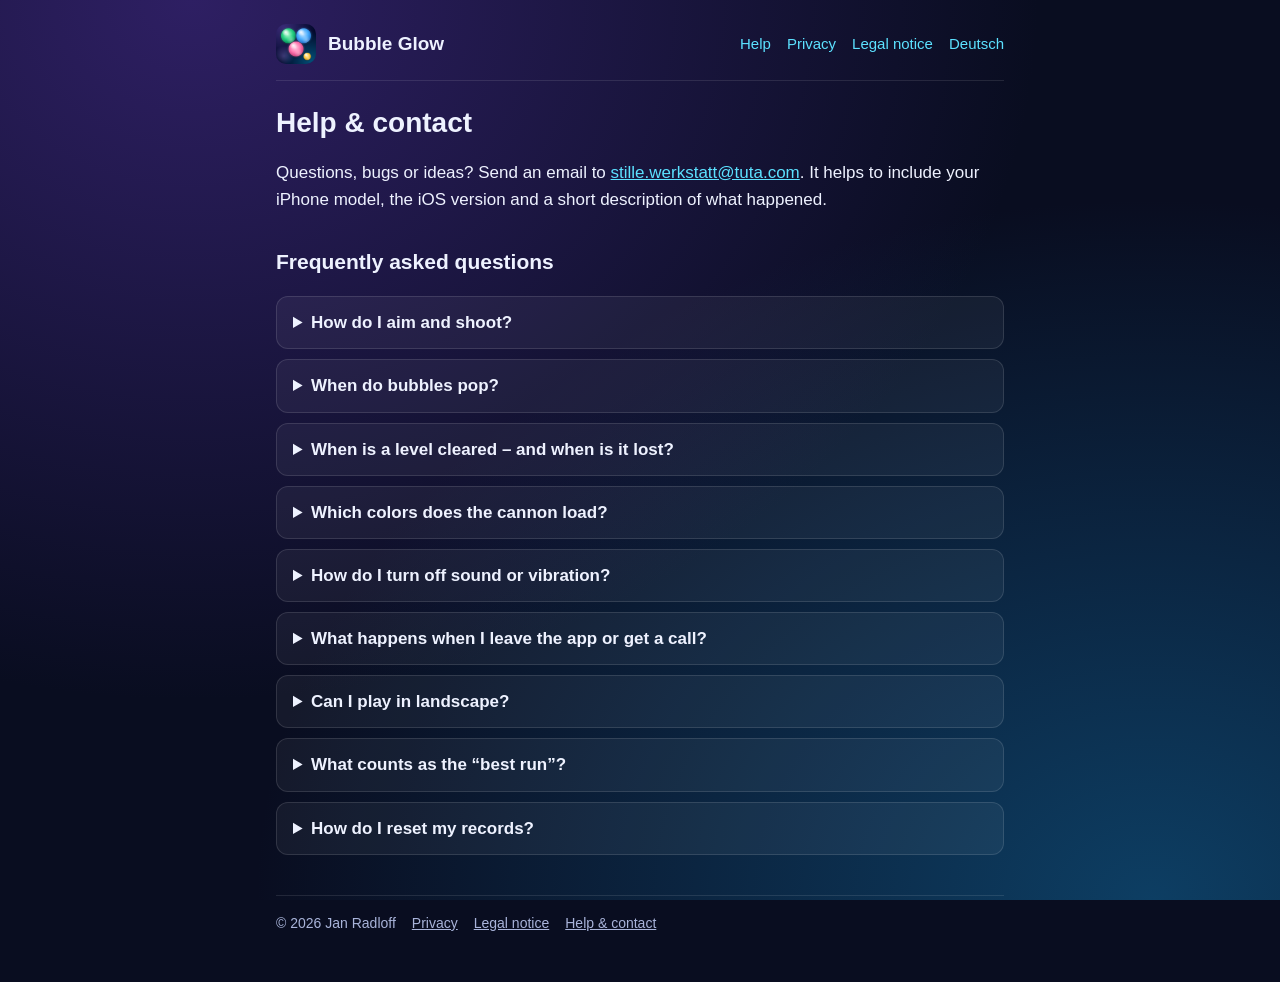
<file: en/support.html>
<!doctype html>
<html lang="en">
<head>
<meta charset="utf-8">
<meta name="viewport" content="width=device-width, initial-scale=1">
<title>Help – Bubble Glow</title>
<meta name="description" content="Help and contact for Bubble Glow – Bubble Shooter.">
<meta name="theme-color" content="#090d20">
<link rel="icon" href="../favicon.png">
<link rel="apple-touch-icon" href="../apple-touch-icon.png">
<link rel="stylesheet" href="../style.css">
<link rel="alternate" hreflang="de" href="https://the404avenger.github.io/Bubble-Glow-Bubble-Shooter/support.html">
<link rel="alternate" hreflang="en" href="https://the404avenger.github.io/Bubble-Glow-Bubble-Shooter/en/support.html">
</head>
<body>
<div class="wrap">
<header class="top">
  <a class="home" href="index.html"><img src="../icon.png" alt="">Bubble Glow</a>
  <nav>
    <a href="support.html">Help</a>
    <a href="privacy.html">Privacy</a>
    <a href="imprint.html">Legal notice</a>
    <a href="../support.html" lang="de" hreflang="de">Deutsch</a>
  </nav>
</header>
<main>
<h1>Help &amp; contact</h1>
<p>Questions, bugs or ideas? Send an email to <a href="mailto:stille.werkstatt@tuta.com?subject=Bubble%20Glow">stille.werkstatt@tuta.com</a>. It helps to include your iPhone model, the iOS version and a short description of what happened.</p>

<h2>Frequently asked questions</h2>
<details><summary>How do I aim and shoot?</summary>
<p>Tap the game field or drag your finger across it – the dotted line shows where the bubble will go, including wall bounces. Lift your finger to shoot.</p></details>

<details><summary>When do bubbles pop?</summary>
<p>As soon as at least three bubbles of the same color are connected. Bubbles that are no longer connected to the top fall down and give bonus points.</p></details>

<details><summary>When is a level cleared – and when is it lost?</summary>
<p>A level is cleared when the field is empty. You lose when a bubble reaches the pink line. The ring around the level number shows when the next row arrives.</p></details>

<details><summary>Which colors does the cannon load?</summary>
<p>Only colors that are still in the field. The next bubble is shown to the right of the cannon.</p></details>

<details><summary>How do I turn off sound or vibration?</summary>
<p>Tap the pause button. On the pause card you can turn “Sound” and “Vibration” on and off separately. If your iPhone is set to silent, the game is silent as well.</p></details>

<details><summary>What happens when I leave the app or get a call?</summary>
<p>The game pauses automatically. When you come back, just tap to continue.</p></details>

<details><summary>Can I play in landscape?</summary>
<p>Yes, both work and you can rotate at any time – even in the middle of a level. The game field has the same size in both orientations; only the displays are arranged differently.</p></details>

<details><summary>What counts as the “best run”?</summary>
<p>A run starts at level 1 and ends with “Game Over”. Getting further is better; at the same level the score decides. The game also remembers the best score for every level you have cleared.</p></details>

<details><summary>How do I reset my records?</summary>
<p>Records and settings are stored only on your iPhone. If you delete and reinstall the app, you start from zero.</p></details>
</main>
<footer>
  <span>© 2026 Jan Radloff</span>
  <a href="privacy.html">Privacy</a>
  <a href="imprint.html">Legal notice</a>
  <a href="support.html">Help &amp; contact</a>
</footer>
</div>
</body>
</html>
</file>
<file: style.css>
/* Bubble Glow – Webseite. Farben wie in der App („Glas A – Nacht mit Leuchten“). */
:root {
  --bg: #090d20;
  --bg-violet: #2e1f63;
  --bg-blue: #0d3e63;
  --card: rgba(255, 255, 255, 0.05);
  --card-line: rgba(255, 255, 255, 0.12);
  --text: #eef2ff;
  --muted: #a9b4da;
  --accent: #5ce1ff;
  --accent-soft: rgba(92, 225, 255, 0.1);
  --line: rgba(255, 255, 255, 0.1);
  --on-accent: #08142a;
  color-scheme: dark;
}
* { box-sizing: border-box; }
html { -webkit-text-size-adjust: 100%; }
body {
  margin: 0;
  min-height: 100vh;
  background:
    radial-gradient(ellipse at 15% 0%, var(--bg-violet) 0%, rgba(46, 31, 99, 0) 55%),
    radial-gradient(ellipse at 90% 100%, var(--bg-blue) 0%, rgba(13, 62, 99, 0) 55%),
    var(--bg);
  background-attachment: fixed;
  color: var(--text);
  font: 17px/1.6 ui-rounded, "SF Pro Rounded", -apple-system, BlinkMacSystemFont, "Segoe UI", Roboto, sans-serif;
}
a { color: var(--accent); }
.wrap { max-width: 760px; margin: 0 auto; padding: 24px 16px 48px; }
header.top {
  display: flex; align-items: center; gap: 12px;
  padding-bottom: 16px; border-bottom: 1px solid var(--line); margin-bottom: 24px;
}
header.top img { width: 40px; height: 40px; border-radius: 10px; }
header.top a.home { display: flex; align-items: center; gap: 12px; text-decoration: none; color: var(--text); font-weight: 700; font-size: 19px; }
nav { margin-left: auto; display: flex; gap: 16px; flex-wrap: wrap; font-size: 15px; }
nav a { text-decoration: none; }
.hero { text-align: center; padding: 24px 0 8px; }
.hero img { width: 128px; height: 128px; border-radius: 28px; box-shadow: 0 12px 32px rgba(0, 0, 0, 0.45); }
.hero h1 { margin: 16px 0 4px; font-size: 34px; line-height: 1.2; font-weight: 800; }
.hero p.claim { margin: 0; color: var(--muted); font-size: 19px; }
.badge {
  display: inline-block; margin-top: 20px; padding: 12px 22px; border-radius: 14px;
  background: var(--accent); color: var(--on-accent); text-decoration: none; font-weight: 700;
}
.card { background: var(--card); border: 1px solid var(--card-line); border-radius: 18px; padding: 20px; margin: 16px 0; }
.card h2 { margin-top: 0; font-size: 20px; }
ul.points { padding-left: 20px; margin: 0; }
ul.points li { margin: 4px 0; }
.shots { display: grid; grid-template-columns: 1fr 1fr; gap: 12px; margin: 24px 0 8px; }
.shots img { width: 100%; height: auto; border-radius: 18px; border: 1px solid var(--card-line); display: block; }
.shots img.wide { grid-column: 1 / -1; }
h1 { font-size: 28px; line-height: 1.25; }
h2 { font-size: 21px; margin-top: 32px; }
.note { background: var(--accent-soft); border: 1px solid rgba(92, 225, 255, 0.25); border-radius: 12px; padding: 12px 16px; }
table { width: 100%; border-collapse: collapse; font-size: 15px; }
th, td { text-align: left; vertical-align: top; padding: 8px 6px; border-bottom: 1px solid var(--line); }
footer { margin-top: 40px; padding-top: 16px; border-top: 1px solid var(--line); color: var(--muted); font-size: 14px; display: flex; gap: 16px; flex-wrap: wrap; }
footer a { color: var(--muted); }
details { background: var(--card); border: 1px solid var(--card-line); border-radius: 12px; padding: 12px 16px; margin: 10px 0; }
summary { cursor: pointer; font-weight: 700; }
@media (max-width: 480px) {
  nav { margin-left: 0; width: 100%; }
  header.top { flex-wrap: wrap; }
  table { font-size: 14px; }
  .shots { grid-template-columns: 1fr 1fr; gap: 8px; }
}
</file>
